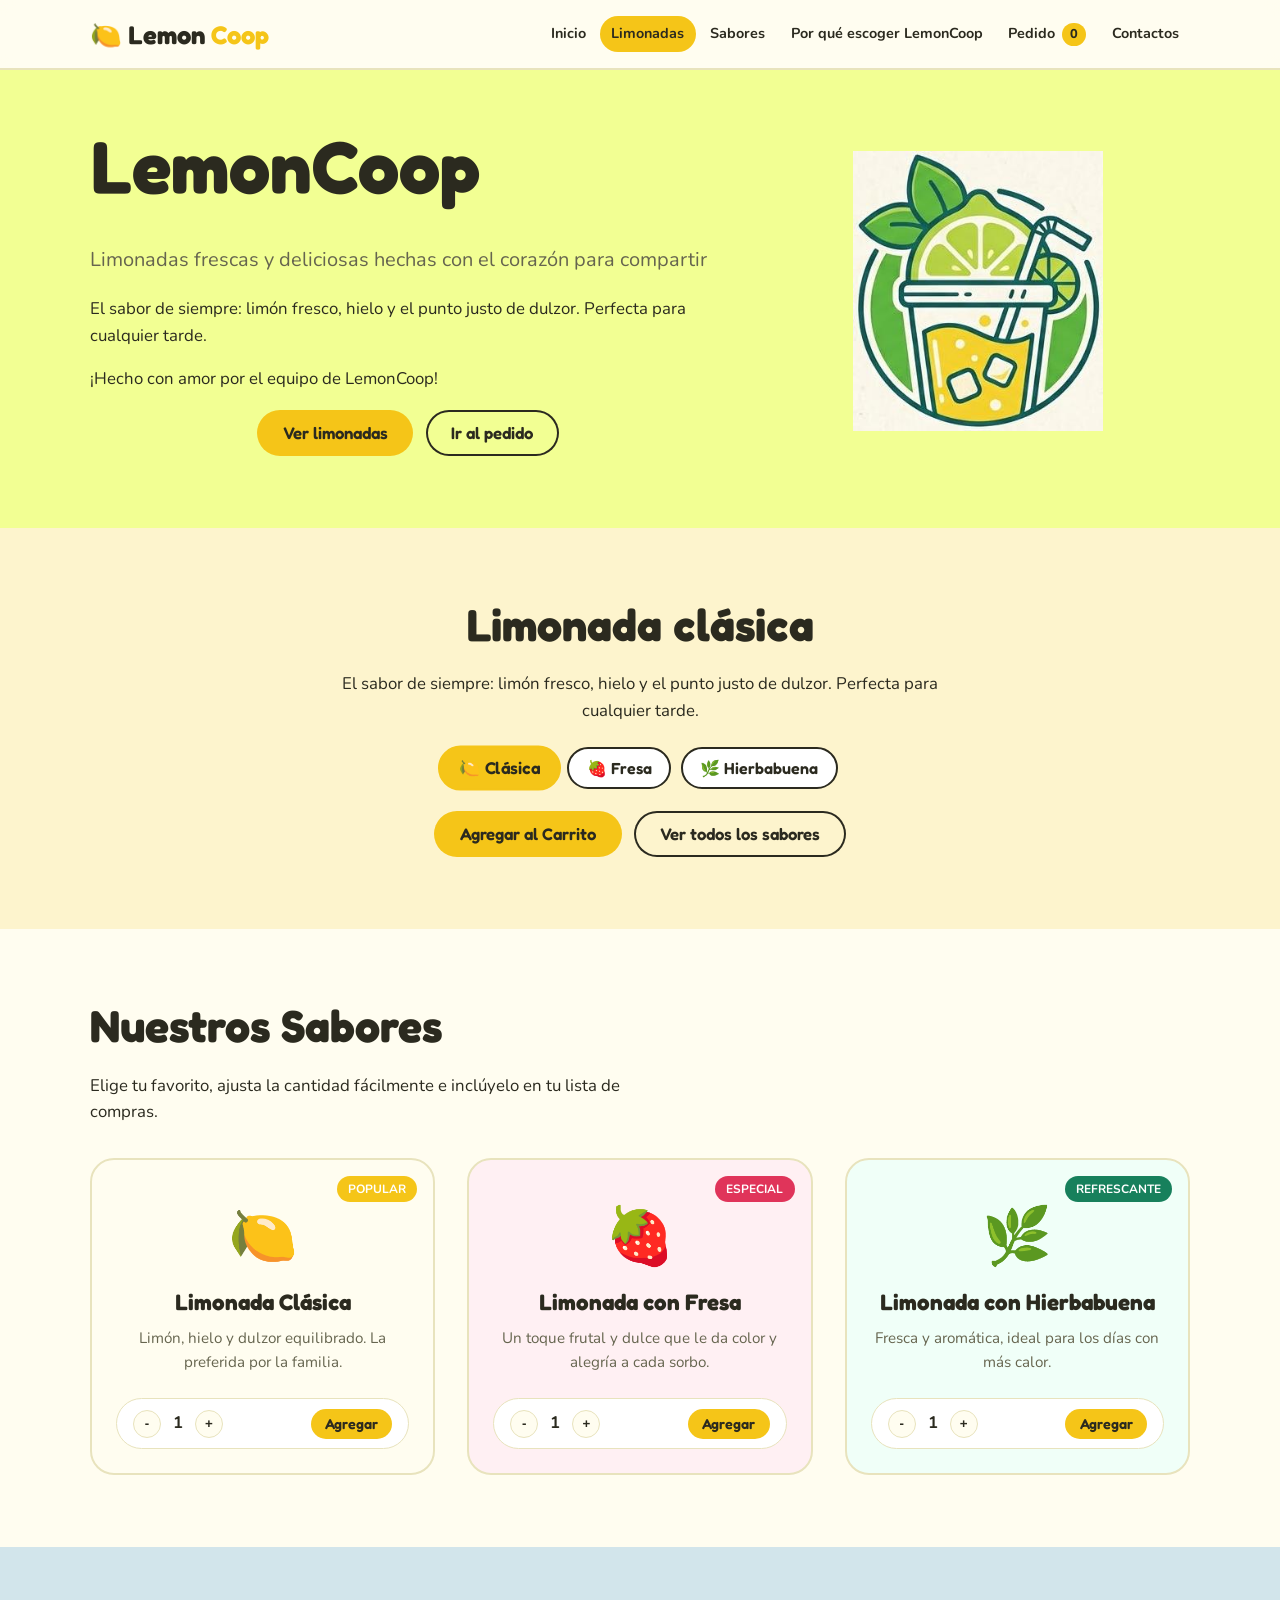
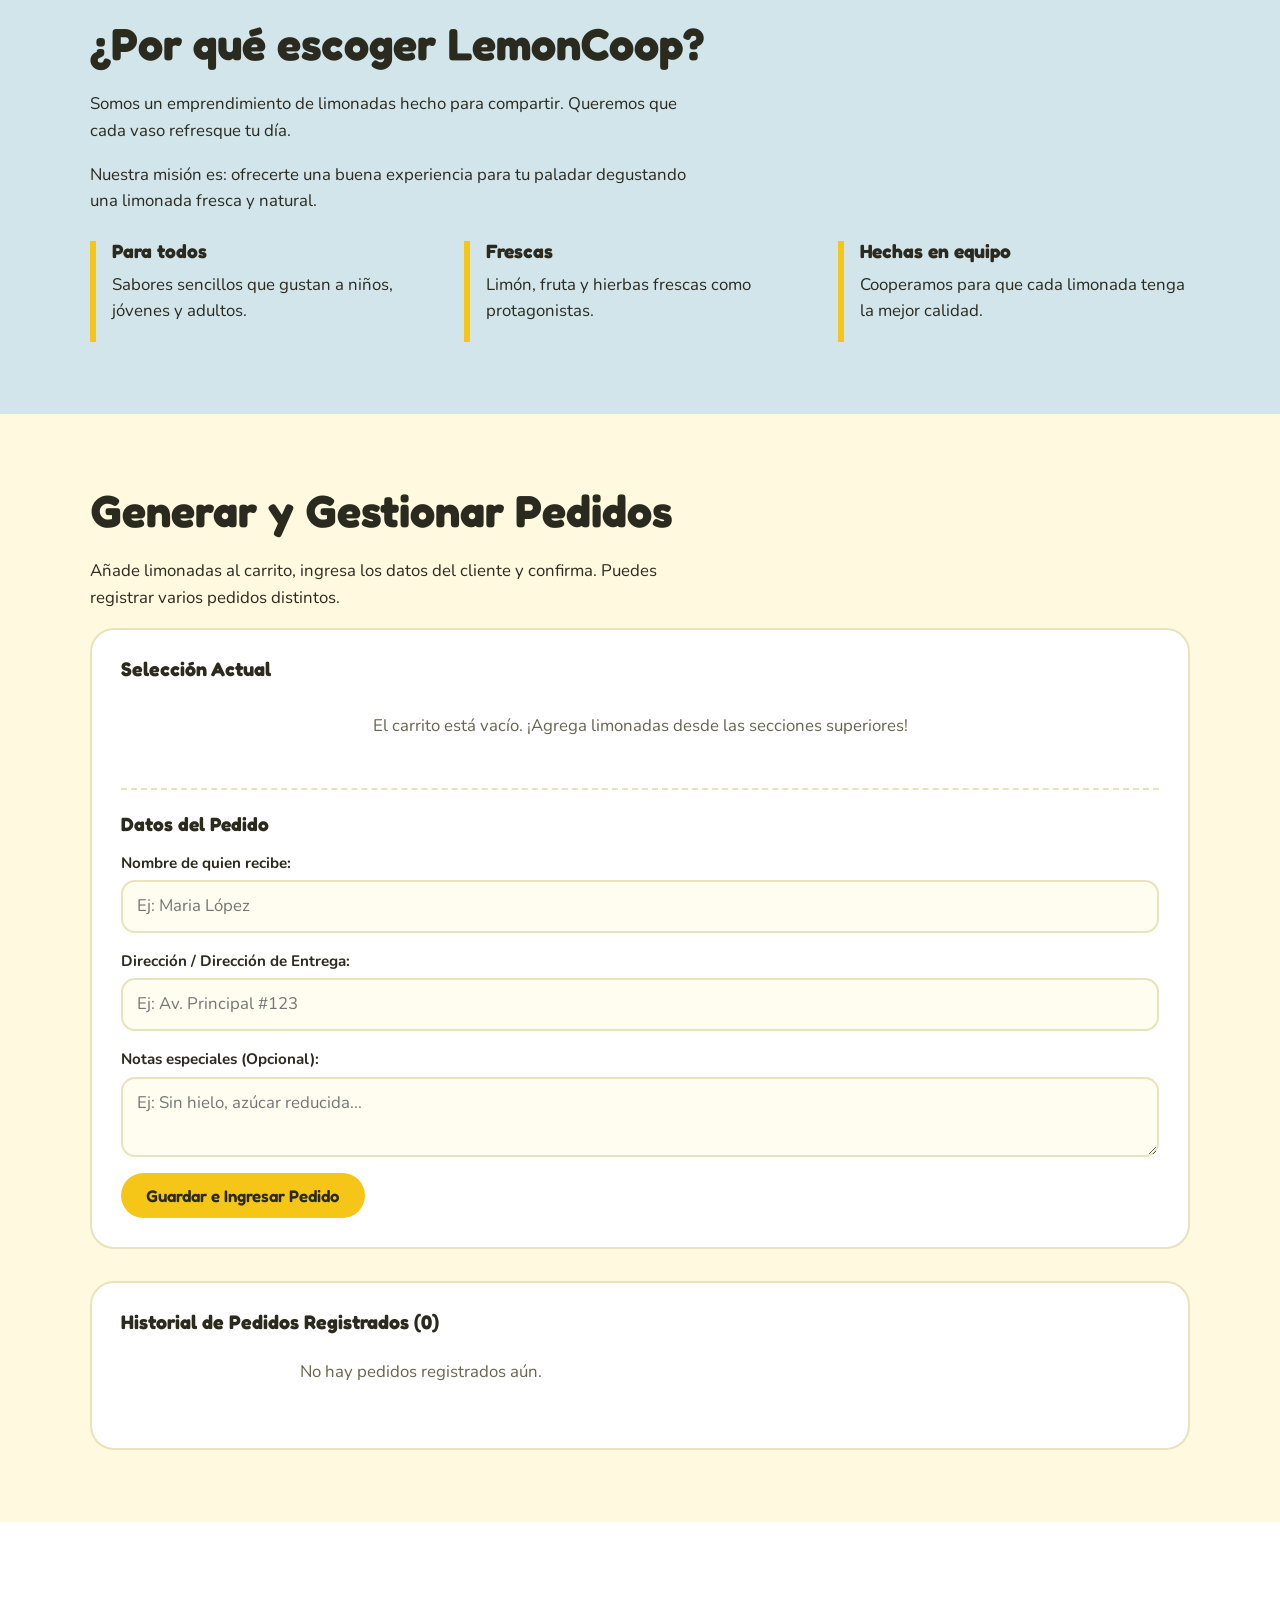
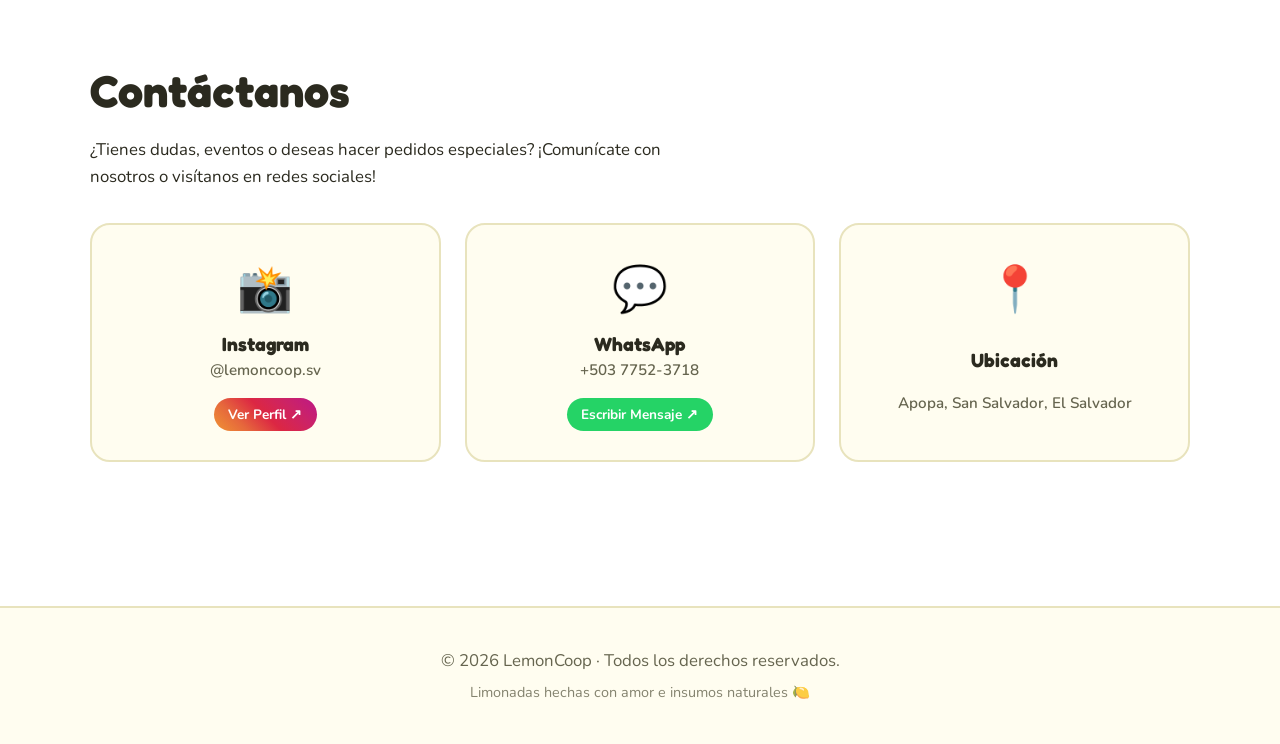
<file: index.html>
<!DOCTYPE html>
<html lang="es">

<head>
    <meta charset="UTF-8">
    <meta name="viewport" content="width=device-width, initial-scale=1, viewport-fit=cover">
    <title>LemonCoop | Limonadas</title>
    <link rel="preconnect" href="https://fonts.googleapis.com">
    <link
        href="https://fonts.googleapis.com/css2?family=Fredoka:wght@400;500;600;700&family=Nunito:wght@400;600;700&display=swap"
        rel="stylesheet">
    <link rel="stylesheet" href="diseño.css">
</head>

<body data-sabor="clasica">

    <header>
        <nav class="wrap" aria-label="Principal">
            <a class="logo" href="#inicio">🍋 Lemon<span>Coop</span></a>
            <button class="burger" id="burger" aria-label="Abrir menú" aria-expanded="false">☰</button>
            <ul class="links" id="links">
                <li><a href="#inicio">Inicio</a></li>
                <li><a href="#limonadas">Limonadas</a></li>
                <li><a href="#sabores">Sabores</a></li>
                <li><a href="#por-que-lemoncoop">Por qué escoger LemonCoop</a></li>
                <li><a href="#pedido">Pedido <span class="cart-badge" id="cartCount">0</span></a></li>
                <li><a href="#contactos">Contactos</a></li>
            </ul>
        </nav>
    </header>

    <main>
        <section id="inicio">
            <div class="wrap hero-container">
                <div class="hero-info">
                    <h1>LemonCoop</h1>
                    <p class="subtitle">Limonadas frescas y deliciosas hechas con el corazón para compartir</p>
                    <p>El sabor de siempre: limón fresco, hielo y el punto justo de dulzor. Perfecta para cualquier
                        tarde.</p>
                    <p>¡Hecho con amor por el equipo de LemonCoop!</p>
                    <div class="cta">
                        <a class="btn" href="#limonadas">Ver limonadas</a>
                        <a class="btn alt" href="#pedido">Ir al pedido</a>
                    </div>
                </div>
                <div class="hero-image">
                    <img src="Logo.jpeg" alt="Logo LemonCoop" class="logo-img">
                </div>
            </div>
        </section>

        <!-- 2. LIMONADAS -->
        <section id="limonadas">
            <div class="wrap hero-simple">
                <h2 id="titulo">Limonada clásica</h2>
                <p id="desc">El sabor de siempre: limón fresco, hielo y el punto justo de dulzor. Perfecta para
                    cualquier tarde.</p>
                <div class="picker" role="radiogroup" aria-label="Elige tu sabor">
                    <button class="chip" role="radio" aria-checked="true" data-s="clasica">🍋 Clásica</button>
                    <button class="chip" role="radio" aria-checked="false" data-s="fresa">🍓 Fresa</button>
                    <button class="chip" role="radio" aria-checked="false" data-s="hierbabuena">🌿 Hierbabuena</button>
                </div>
                <div class="cta">
                    <button class="btn" id="addHeroBtn">Agregar al Carrito</button>
                    <a class="btn alt" href="#sabores">Ver todos los sabores</a>
                </div>
            </div>
        </section>

        <section id="sabores">
            <div class="wrap">
                <h2>Nuestros Sabores</h2>
                <p>Elige tu favorito, ajusta la cantidad fácilmente e inclúyelo en tu lista de compras.</p>
                <div class="grid">

                    <!-- Tarjeta Clásica -->
                    <article class="card-sabor" style="--accent-card: #f5c518; --bg-card: #fffdf0;">
                        <div class="badge">Popular</div>
                        <div class="card-icon">🍋</div>
                        <h3>Limonada Clásica</h3>
                        <p>Limón, hielo y dulzor equilibrado. La preferida por la familia.</p>
                        <div class="card-footer">
                            <div class="qty-picker">
                                <button class="qty-btn" onclick="adjustQty('clasica', -1)">-</button>
                                <span class="qty-val" id="qty-clasica">1</span>
                                <button class="qty-btn" onclick="adjustQty('clasica', 1)">+</button>
                            </div>
                            <button class="btn sm btn-add-card" data-key="clasica">Agregar</button>
                        </div>
                    </article>

                    <!-- Tarjeta Fresa -->
                    <article class="card-sabor" style="--accent-card: #e0345a; --bg-card: #fff0f3;">
                        <div class="badge">Especial</div>
                        <div class="card-icon">🍓</div>
                        <h3>Limonada con Fresa</h3>
                        <p>Un toque frutal y dulce que le da color y alegría a cada sorbo.</p>
                        <div class="card-footer">
                            <div class="qty-picker">
                                <button class="qty-btn" onclick="adjustQty('fresa', -1)">-</button>
                                <span class="qty-val" id="qty-fresa">1</span>
                                <button class="qty-btn" onclick="adjustQty('fresa', 1)">+</button>
                            </div>
                            <button class="btn sm btn-add-card" data-key="fresa">Agregar</button>
                        </div>
                    </article>

                    <!-- Tarjeta Hierbabuena -->
                    <article class="card-sabor" style="--accent-card: #17805c; --bg-card: #f0fff8;">
                        <div class="badge">Refrescante</div>
                        <div class="card-icon">🌿</div>
                        <h3>Limonada con Hierbabuena</h3>
                        <p>Fresca y aromática, ideal para los días con más calor.</p>
                        <div class="card-footer">
                            <div class="qty-picker">
                                <button class="qty-btn" onclick="adjustQty('hierbabuena', -1)">-</button>
                                <span class="qty-val" id="qty-hierbabuena">1</span>
                                <button class="qty-btn" onclick="adjustQty('hierbabuena', 1)">+</button>
                            </div>
                            <button class="btn sm btn-add-card" data-key="hierbabuena">Agregar</button>
                        </div>
                    </article>

                </div>
            </div>
        </section>

        <!-- 4. POR QUÉ ESCOGER LEMONCOOP -->
        <section id="por-que-lemoncoop">
            <div class="wrap">
                <h2>¿Por qué escoger LemonCoop?</h2>
                <p>Somos un emprendimiento de limonadas hecho para compartir. Queremos que cada vaso refresque tu día.
                </p>
                <p>Nuestra misión es: ofrecerte una buena experiencia para tu paladar degustando una limonada fresca y
                    natural.</p>
                <div class="about">
                    <div>
                        <h3>Para todos</h3>
                        <p>Sabores sencillos que gustan a niños, jóvenes y adultos.</p>
                    </div>
                    <div>
                        <h3>Frescas</h3>
                        <p>Limón, fruta y hierbas frescas como protagonistas.</p>
                    </div>
                    <div>
                        <h3>Hechas en equipo</h3>
                        <p>Cooperamos para que cada limonada tenga la mejor calidad.</p>
                    </div>
                </div>
            </div>
        </section>

        <!-- 5. PEDIDO Y MÚLTIPLES ÓRDENES -->
        <section id="pedido">
            <div class="wrap">
                <h2>Generar y Gestionar Pedidos</h2>
                <p>Añade limonadas al carrito, ingresa los datos del cliente y confirma. Puedes registrar varios pedidos
                    distintos.</p>

                <!-- Carrito Temporal -->
                <div class="cart-box">
                    <h3>Selección Actual</h3>
                    <ul class="cart-items" id="cartList">
                        <li class="empty-cart">El carrito está vacío. ¡Agrega limonadas desde las secciones superiores!
                        </li>
                    </ul>

                    <!-- Formulario para Registrar Pedido -->
                    <form id="formPedido" class="order-form">
                        <h4>Datos del Pedido</h4>
                        <div class="form-group">
                            <label for="nombre">Nombre de quien recibe:</label>
                            <input type="text" id="nombre" placeholder="Ej: Maria López" required>
                        </div>
                        <div class="form-group">
                            <label for="direccion">Dirección / Dirección de Entrega:</label>
                            <input type="text" id="direccion" placeholder="Ej: Av. Principal #123" required>
                        </div>
                        <div class="form-group">
                            <label for="notas">Notas especiales (Opcional):</label>
                            <textarea id="notas" rows="2" placeholder="Ej: Sin hielo, azúcar reducida..."></textarea>
                        </div>
                        <button class="btn" type="submit">Guardar e Ingresar Pedido</button>
                    </form>
                </div>

                <!-- Historial de Pedidos Registrados -->
                <div class="orders-history">
                    <h3>Historial de Pedidos Registrados (<span id="ordersCount">0</span>)</h3>
                    <div id="ordersContainer">
                        <p class="empty-cart">No hay pedidos registrados aún.</p>
                    </div>
                </div>

            </div>
        </section>

        <!-- 6. CONTACTOS -->
        <section id="contactos">
            <!-- 6. CONTACTOS (CON INSTAGRAM INTEGRADO) -->
            <section id="contactos">
                <div class="wrap">
                    <h2>Contáctanos</h2>
                    <p>¿Tienes dudas, eventos o deseas hacer pedidos especiales? ¡Comunícate con nosotros o visítanos en
                        redes sociales!</p>

                    <div class="contact-grid">
                        <!-- Instagram -->
                        <a href="https://instagram.com/lemoncoop.sv" target="_blank" rel="noopener noreferrer"
                            class="contact-card instagram-card">
                            <div class="contact-icon">📸</div>
                            <h3>Instagram</h3>
                            <p>@lemoncoop.sv</p>
                            <span class="contact-action">Ver Perfil ↗</span>
                        </a>

                        <!-- WhatsApp / Teléfono -->
                        <a href="https://wa.me/50377523718" target="_blank" rel="noopener noreferrer"
                            class="contact-card whatsapp-card">
                            <div class="contact-icon">💬</div>
                            <h3>WhatsApp</h3>
                            <p>+503 7752-3718</p>
                            <span class="contact-action">Escribir Mensaje ↗</span>
                        </a>

                        <!-- Ubicación -->
                        <div class="contact-card">
                            <div class="contact-icon">📍</div>
                            <h3>Ubicación</h3>
                            <p>Apopa, San Salvador, El Salvador</p>
                        </div>
                    </div>
                </div>
            </section>
    </main>

    <!-- 7. DERECHOS DE AUTOR -->
    <footer id="derechos">
        <div class="wrap">
            <p>© <span id="year"></span> LemonCoop · Todos los derechos reservados.</p>
            <p class="copyright-sub">Limonadas hechas con amor e insumos naturales 🍋</p>
        </div>
    </footer>

    <script src="script.js"></script>
    </body>
</html>
</file>
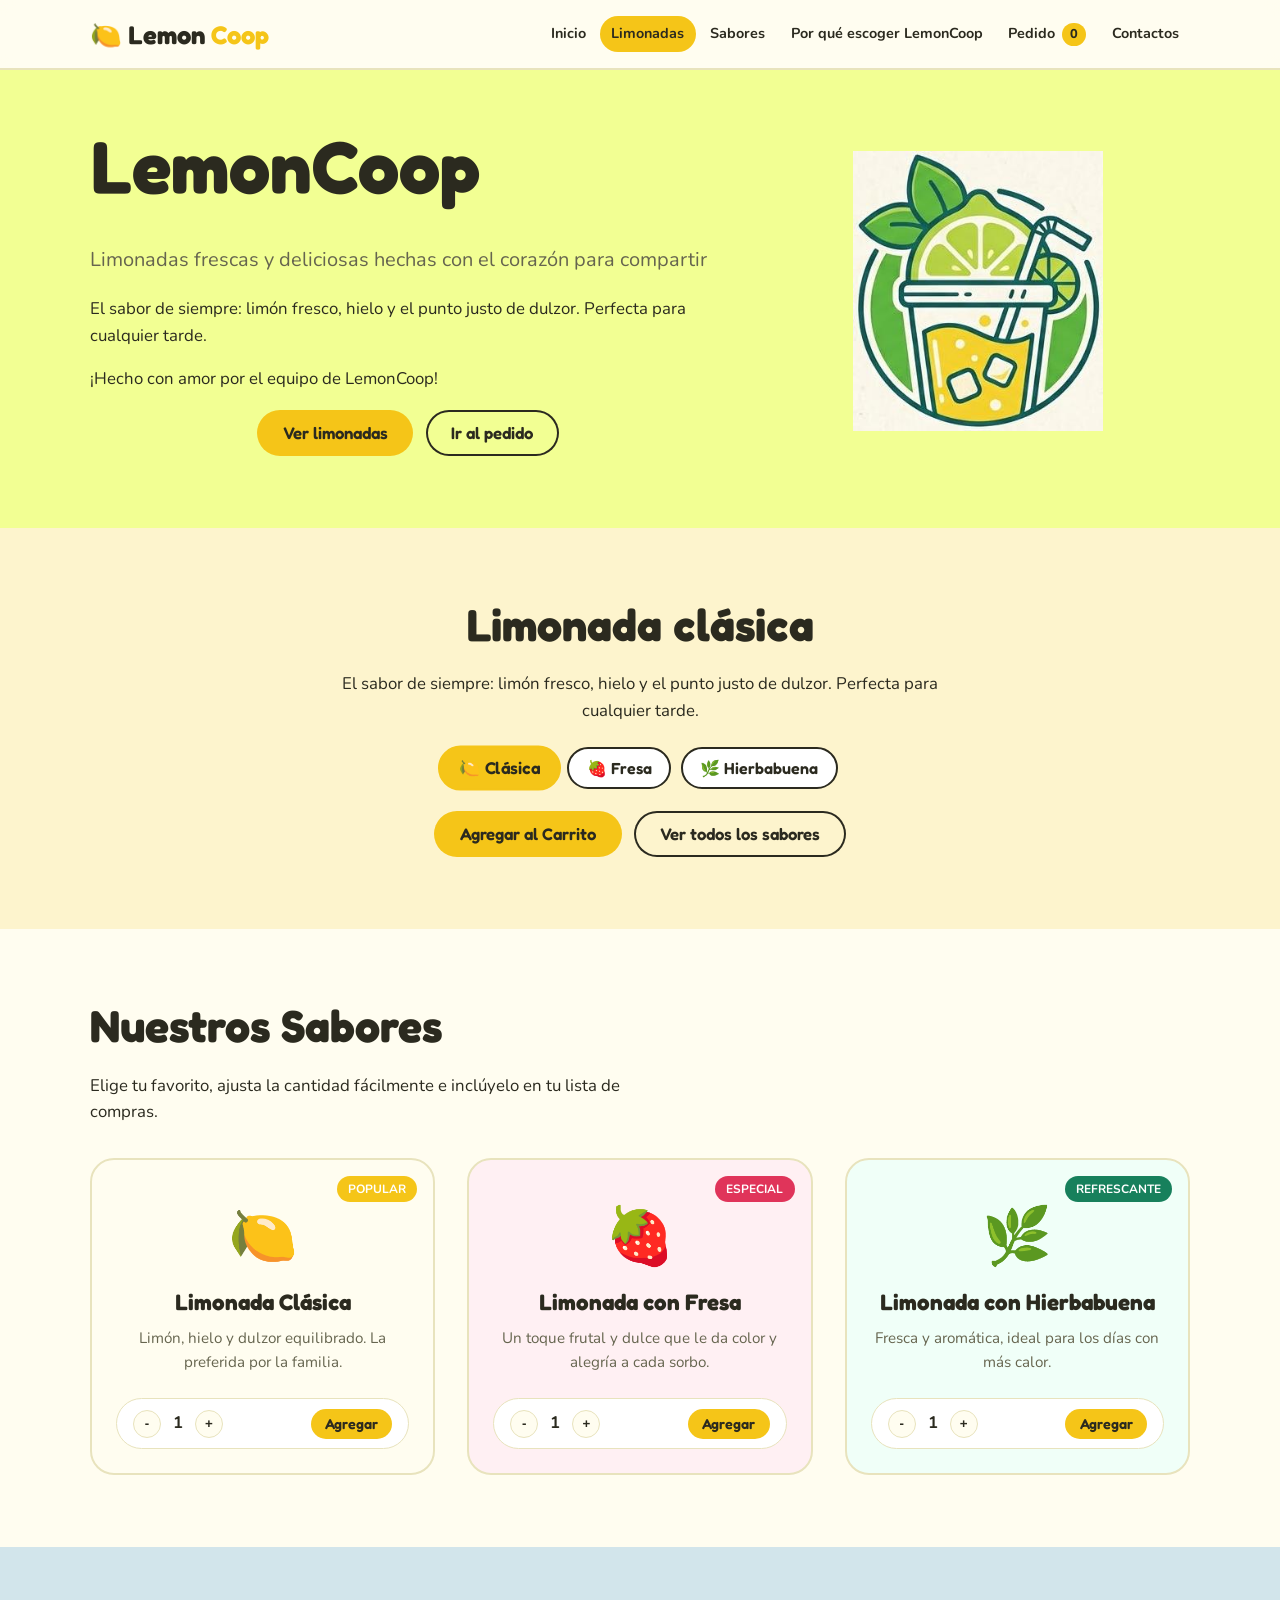
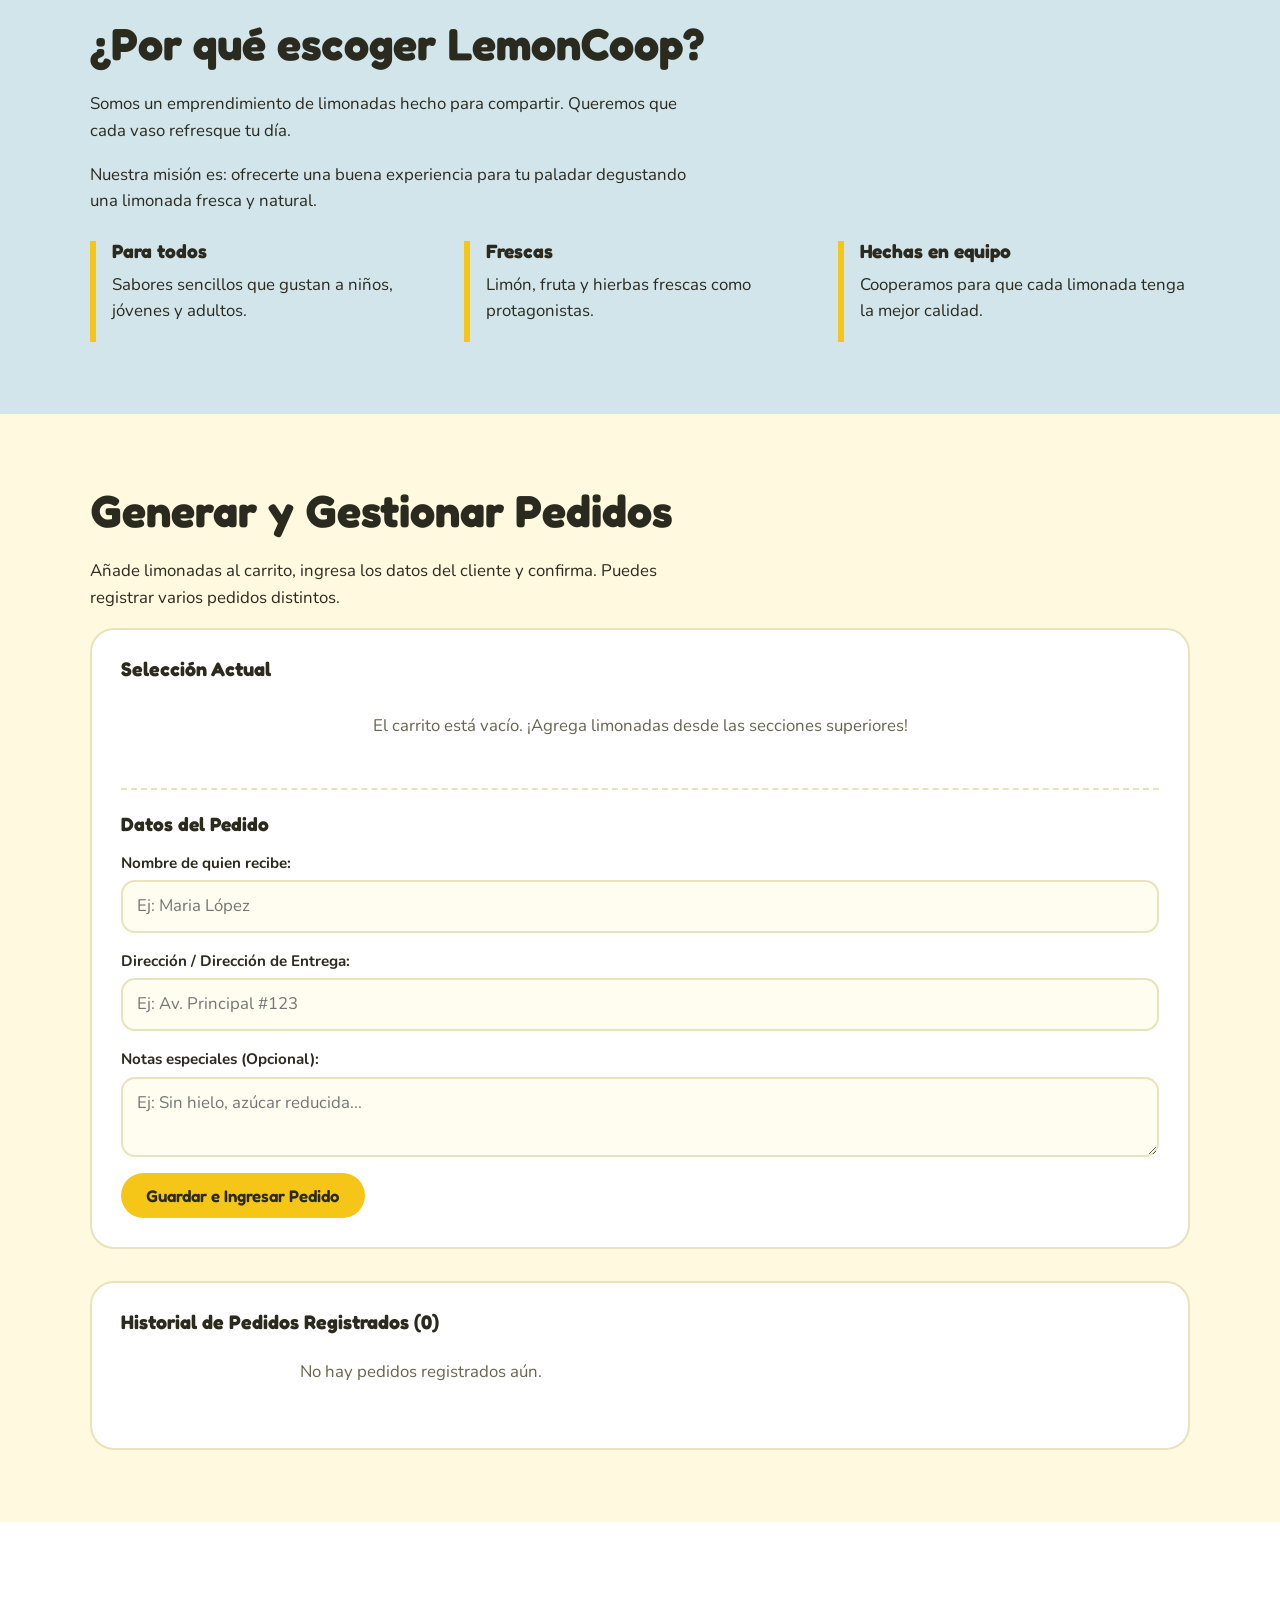
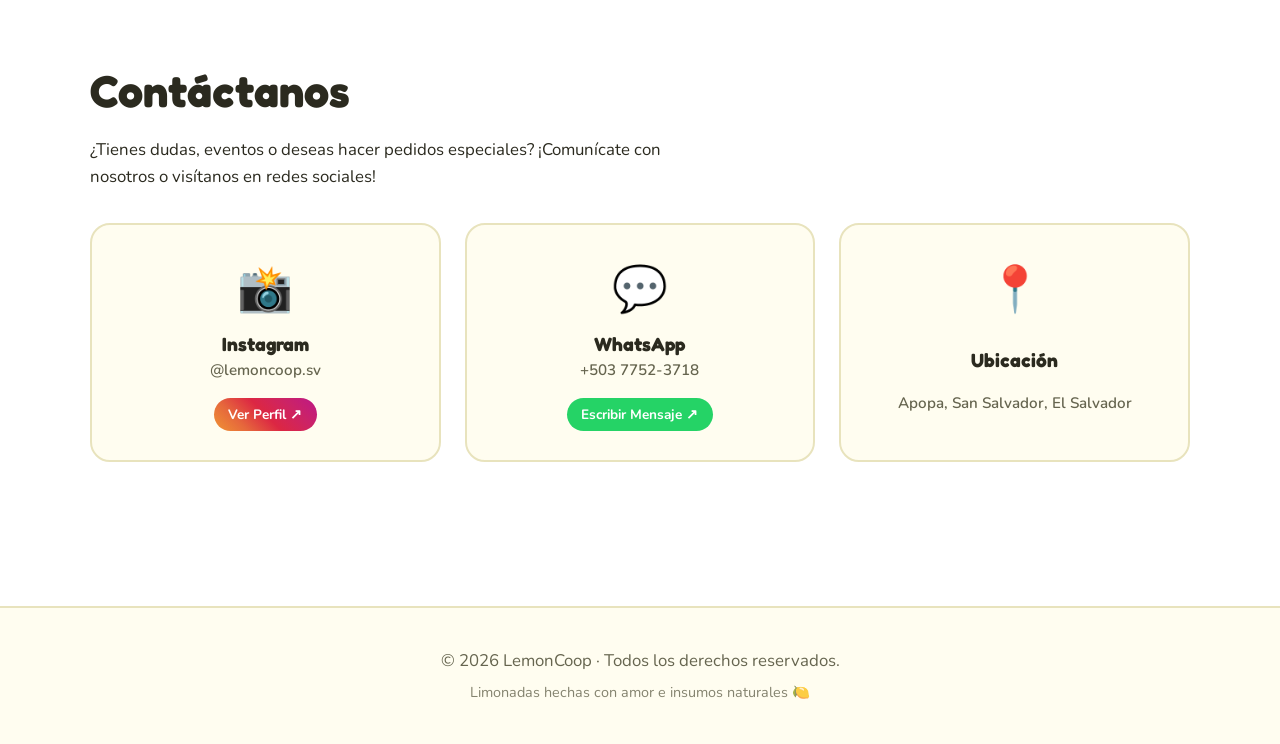
<file: LemonCoop.html>
<!DOCTYPE html>
<html lang="es">

<head>
    <meta charset="UTF-8">
    <meta name="viewport" content="width=device-width, initial-scale=1, viewport-fit=cover">
    <title>LemonCoop | Limonadas</title>
    <link rel="preconnect" href="https://fonts.googleapis.com">
    <link
        href="https://fonts.googleapis.com/css2?family=Fredoka:wght@400;500;600;700&family=Nunito:wght@400;600;700&display=swap"
        rel="stylesheet">
    <link rel="stylesheet" href="diseño.css">
</head>

<body data-sabor="clasica">

    <header>
        <nav class="wrap" aria-label="Principal">
            <a class="logo" href="#inicio">🍋 Lemon<span>Coop</span></a>
            <button class="burger" id="burger" aria-label="Abrir menú" aria-expanded="false">☰</button>
            <ul class="links" id="links">
                <li><a href="#inicio">Inicio</a></li>
                <li><a href="#limonadas">Limonadas</a></li>
                <li><a href="#sabores">Sabores</a></li>
                <li><a href="#por-que-lemoncoop">Por qué escoger LemonCoop</a></li>
                <li><a href="#pedido">Pedido <span class="cart-badge" id="cartCount">0</span></a></li>
                <li><a href="#contactos">Contactos</a></li>
            </ul>
        </nav>
    </header>

    <main>
        <section id="inicio">
            <div class="wrap hero-container">
                <div class="hero-info">
                    <h1>LemonCoop</h1>
                    <p class="subtitle">Limonadas frescas y deliciosas hechas con el corazón para compartir</p>
                    <p>El sabor de siempre: limón fresco, hielo y el punto justo de dulzor. Perfecta para cualquier
                        tarde.</p>
                    <p>¡Hecho con amor por el equipo de LemonCoop!</p>
                    <div class="cta">
                        <a class="btn" href="#limonadas">Ver limonadas</a>
                        <a class="btn alt" href="#pedido">Ir al pedido</a>
                    </div>
                </div>
                <div class="hero-image">
                    <img src="Logo.jpeg" alt="Logo LemonCoop" class="logo-img">
                </div>
            </div>
        </section>

        <!-- 2. LIMONADAS -->
        <section id="limonadas">
            <div class="wrap hero-simple">
                <h2 id="titulo">Limonada clásica</h2>
                <p id="desc">El sabor de siempre: limón fresco, hielo y el punto justo de dulzor. Perfecta para
                    cualquier tarde.</p>
                <div class="picker" role="radiogroup" aria-label="Elige tu sabor">
                    <button class="chip" role="radio" aria-checked="true" data-s="clasica">🍋 Clásica</button>
                    <button class="chip" role="radio" aria-checked="false" data-s="fresa">🍓 Fresa</button>
                    <button class="chip" role="radio" aria-checked="false" data-s="hierbabuena">🌿 Hierbabuena</button>
                </div>
                <div class="cta">
                    <button class="btn" id="addHeroBtn">Agregar al Carrito</button>
                    <a class="btn alt" href="#sabores">Ver todos los sabores</a>
                </div>
            </div>
        </section>

        <section id="sabores">
            <div class="wrap">
                <h2>Nuestros Sabores</h2>
                <p>Elige tu favorito, ajusta la cantidad fácilmente e inclúyelo en tu lista de compras.</p>
                <div class="grid">

                    <!-- Tarjeta Clásica -->
                    <article class="card-sabor" style="--accent-card: #f5c518; --bg-card: #fffdf0;">
                        <div class="badge">Popular</div>
                        <div class="card-icon">🍋</div>
                        <h3>Limonada Clásica</h3>
                        <p>Limón, hielo y dulzor equilibrado. La preferida por la familia.</p>
                        <div class="card-footer">
                            <div class="qty-picker">
                                <button class="qty-btn" onclick="adjustQty('clasica', -1)">-</button>
                                <span class="qty-val" id="qty-clasica">1</span>
                                <button class="qty-btn" onclick="adjustQty('clasica', 1)">+</button>
                            </div>
                            <button class="btn sm btn-add-card" data-key="clasica">Agregar</button>
                        </div>
                    </article>

                    <!-- Tarjeta Fresa -->
                    <article class="card-sabor" style="--accent-card: #e0345a; --bg-card: #fff0f3;">
                        <div class="badge">Especial</div>
                        <div class="card-icon">🍓</div>
                        <h3>Limonada con Fresa</h3>
                        <p>Un toque frutal y dulce que le da color y alegría a cada sorbo.</p>
                        <div class="card-footer">
                            <div class="qty-picker">
                                <button class="qty-btn" onclick="adjustQty('fresa', -1)">-</button>
                                <span class="qty-val" id="qty-fresa">1</span>
                                <button class="qty-btn" onclick="adjustQty('fresa', 1)">+</button>
                            </div>
                            <button class="btn sm btn-add-card" data-key="fresa">Agregar</button>
                        </div>
                    </article>

                    <!-- Tarjeta Hierbabuena -->
                    <article class="card-sabor" style="--accent-card: #17805c; --bg-card: #f0fff8;">
                        <div class="badge">Refrescante</div>
                        <div class="card-icon">🌿</div>
                        <h3>Limonada con Hierbabuena</h3>
                        <p>Fresca y aromática, ideal para los días con más calor.</p>
                        <div class="card-footer">
                            <div class="qty-picker">
                                <button class="qty-btn" onclick="adjustQty('hierbabuena', -1)">-</button>
                                <span class="qty-val" id="qty-hierbabuena">1</span>
                                <button class="qty-btn" onclick="adjustQty('hierbabuena', 1)">+</button>
                            </div>
                            <button class="btn sm btn-add-card" data-key="hierbabuena">Agregar</button>
                        </div>
                    </article>

                </div>
            </div>
        </section>

        <!-- 4. POR QUÉ ESCOGER LEMONCOOP -->
        <section id="por-que-lemoncoop">
            <div class="wrap">
                <h2>¿Por qué escoger LemonCoop?</h2>
                <p>Somos un emprendimiento de limonadas hecho para compartir. Queremos que cada vaso refresque tu día.
                </p>
                <p>Nuestra misión es: ofrecerte una buena experiencia para tu paladar degustando una limonada fresca y
                    natural.</p>
                <div class="about">
                    <div>
                        <h3>Para todos</h3>
                        <p>Sabores sencillos que gustan a niños, jóvenes y adultos.</p>
                    </div>
                    <div>
                        <h3>Frescas</h3>
                        <p>Limón, fruta y hierbas frescas como protagonistas.</p>
                    </div>
                    <div>
                        <h3>Hechas en equipo</h3>
                        <p>Cooperamos para que cada limonada tenga la mejor calidad.</p>
                    </div>
                </div>
            </div>
        </section>

        <!-- 5. PEDIDO Y MÚLTIPLES ÓRDENES -->
        <section id="pedido">
            <div class="wrap">
                <h2>Generar y Gestionar Pedidos</h2>
                <p>Añade limonadas al carrito, ingresa los datos del cliente y confirma. Puedes registrar varios pedidos
                    distintos.</p>

                <!-- Carrito Temporal -->
                <div class="cart-box">
                    <h3>Selección Actual</h3>
                    <ul class="cart-items" id="cartList">
                        <li class="empty-cart">El carrito está vacío. ¡Agrega limonadas desde las secciones superiores!
                        </li>
                    </ul>

                    <!-- Formulario para Registrar Pedido -->
                    <form id="formPedido" class="order-form">
                        <h4>Datos del Pedido</h4>
                        <div class="form-group">
                            <label for="nombre">Nombre de quien recibe:</label>
                            <input type="text" id="nombre" placeholder="Ej: Maria López" required>
                        </div>
                        <div class="form-group">
                            <label for="direccion">Dirección / Dirección de Entrega:</label>
                            <input type="text" id="direccion" placeholder="Ej: Av. Principal #123" required>
                        </div>
                        <div class="form-group">
                            <label for="notas">Notas especiales (Opcional):</label>
                            <textarea id="notas" rows="2" placeholder="Ej: Sin hielo, azúcar reducida..."></textarea>
                        </div>
                        <button class="btn" type="submit">Guardar e Ingresar Pedido</button>
                    </form>
                </div>

                <!-- Historial de Pedidos Registrados -->
                <div class="orders-history">
                    <h3>Historial de Pedidos Registrados (<span id="ordersCount">0</span>)</h3>
                    <div id="ordersContainer">
                        <p class="empty-cart">No hay pedidos registrados aún.</p>
                    </div>
                </div>

            </div>
        </section>

        <!-- 6. CONTACTOS -->
        <section id="contactos">
            <!-- 6. CONTACTOS (CON INSTAGRAM INTEGRADO) -->
            <section id="contactos">
                <div class="wrap">
                    <h2>Contáctanos</h2>
                    <p>¿Tienes dudas, eventos o deseas hacer pedidos especiales? ¡Comunícate con nosotros o visítanos en
                        redes sociales!</p>

                    <div class="contact-grid">
                        <!-- Instagram -->
                        <a href="https://instagram.com/lemoncoop.sv" target="_blank" rel="noopener noreferrer"
                            class="contact-card instagram-card">
                            <div class="contact-icon">📸</div>
                            <h3>Instagram</h3>
                            <p>@lemoncoop.sv</p>
                            <span class="contact-action">Ver Perfil ↗</span>
                        </a>

                        <!-- WhatsApp / Teléfono -->
                        <a href="https://wa.me/50377523718" target="_blank" rel="noopener noreferrer"
                            class="contact-card whatsapp-card">
                            <div class="contact-icon">💬</div>
                            <h3>WhatsApp</h3>
                            <p>+503 7752-3718</p>
                            <span class="contact-action">Escribir Mensaje ↗</span>
                        </a>

                        <!-- Ubicación -->
                        <div class="contact-card">
                            <div class="contact-icon">📍</div>
                            <h3>Ubicación</h3>
                            <p>Apopa, San Salvador, El Salvador</p>
                        </div>
                    </div>
                </div>
            </section>
    </main>

    <!-- 7. DERECHOS DE AUTOR -->
    <footer id="derechos">
        <div class="wrap">
            <p>© <span id="year"></span> LemonCoop · Todos los derechos reservados.</p>
            <p class="copyright-sub">Limonadas hechas con amor e insumos naturales 🍋</p>
        </div>
    </footer>

    <script src="script.js"></script>
</body>

</html>
</file>
<file: diseño.css>
:root {
    --ink: #2b2a1f;
    --paper: #fffdf0;
    --card: #ffffff;
    --muted: #66654f;
    --line: #e8e3bd;
    --accent: #f5c518;
    --on-accent: #2b2a1f;
    --liquid: #ffe55c;
    --font-h: 'Fredoka', 'Trebuchet MS', sans-serif;
    --font-b: 'Nunito', 'Segoe UI', sans-serif;
    box-sizing: border-box;
    padding-top: env(safe-area-inset-top, 0px);
    padding-bottom: env(safe-area-inset-bottom, 0px);
}

@media (prefers-color-scheme:dark) {
    :root:not([data-theme="light"]) {
        --ink: #fff7c9;
        --paper: #1b1a10;
        --card: #26251a;
        --muted: #c9c59a;
        --line: #3a3922
    }
}

:root[data-theme="dark"] {
    --ink: #fff7c9;
    --paper: #1b1a10;
    --card: #26251a;
    --muted: #c9c59a;
    --line: #3a3922
}

body[data-sabor="fresa"] {
    --accent: #e0345a;
    --on-accent: #fff;
    --liquid: #ff8199
}

body[data-sabor="hierbabuena"] {
    --accent: #17805c;
    --on-accent: #fff;
    --liquid: #8fe3c2
}

*,
*::before,
*::after {
    box-sizing: inherit
}

html {
    scroll-behavior: smooth;
    scroll-padding-top: calc(76px + env(safe-area-inset-top, 0px))
}

body {
    margin: 0;
    font-family: var(--font-b);
    font-size: 1.05rem;
    line-height: 1.6;
    color: var(--ink);
    background: var(--paper);
    transition: background .4s
}

h1,
h2,
h3,
h4 {
    font-family: var(--font-h);
    line-height: 1.1;
    margin: 0 0 .5em
}

h1 {
    font-size: clamp(2.6rem, 8vw, 4.6rem);
    font-weight: 700
}

h2 {
    font-size: clamp(1.9rem, 5vw, 2.8rem)
}

p {
    margin: 0 0 1em;
    max-width: 60ch
}

a {
    color: inherit
}

:focus-visible {
    outline: 3px solid var(--accent);
    outline-offset: 3px
}

.wrap {
    width: min(1100px, 100% - 2rem);
    margin-inline: auto
}

section {
    padding: 4.5rem 0
}

.btn {
    display: inline-block;
    border: 0;
    cursor: pointer;
    font: 600 1.05rem var(--font-h);
    padding: .8rem 1.6rem;
    border-radius: 999px;
    background: var(--accent);
    color: var(--on-accent);
    text-decoration: none;
    transition: transform .15s, background .3s
}

.btn:hover {
    transform: translateY(-2px) rotate(-1deg)
}

.btn.alt {
    background: transparent;
    color: var(--ink);
    box-shadow: inset 0 0 0 2px var(--ink)
}

.btn.sm {
    padding: .4rem .9rem;
    font-size: .9rem
}

.btn.danger {
    background: #e0345a;
    color: #fff
}

header {
    position: sticky;
    top: 0;
    z-index: 20;
    background: color-mix(in srgb, var(--paper) 88%, transparent);
    backdrop-filter: blur(8px);
    border-bottom: 2px solid var(--line);
    padding-top: env(safe-area-inset-top, 0px)
}

nav {
    display: flex;
    align-items: center;
    justify-content: space-between;
    height: 68px
}

.logo {
    font: 700 1.6rem var(--font-h);
    text-decoration: none;
    display: flex;
    align-items: center;
    gap: .4rem
}

.logo span {
    color: var(--accent);
    transition: color .3s
}

.links {
    display: flex;
    gap: .2rem;
    list-style: none;
    margin: 0;
    padding: 0;
    align-items: center
}

.links a {
    display: block;
    padding: .4rem .7rem;
    border-radius: 999px;
    text-decoration: none;
    font-weight: 700;
    font-size: .9rem;
    white-space: nowrap
}

.links a:hover,
.links a.on {
    background: var(--accent);
    color: var(--on-accent)
}

.cart-badge {
    background: var(--accent);
    color: var(--on-accent);
    border-radius: 999px;
    padding: .15rem .5rem;
    font-size: .8rem;
    margin-left: .2rem;
    font-weight: 800
}

.burger {
    display: none;
    background: none;
    border: 2px solid var(--ink);
    border-radius: 12px;
    width: 44px;
    height: 44px;
    font-size: 1.4rem;
    color: var(--ink);
    cursor: pointer
}

@media (max-width:980px) {
    .burger {
        display: block
    }

    .links {
        position: absolute;
        left: 0;
        right: 0;
        top: 100%;
        flex-direction: column;
        background: var(--paper);
        padding: .8rem 1rem 1rem;
        border-bottom: 2px solid var(--line);
        display: none
    }

    .links.open {
        display: flex
    }

    .links a {
        width: 100%;
        text-align: center
    }
}


#inicio {
    background: #f2ff93;
    padding-top: 3.5rem
}

.hero-container {
    display: grid;
    grid-template-columns: 1.2fr 0.8fr;
    gap: 2.5rem;
    align-items: center
}

.hero-info .subtitle {
    font-size: 1.25rem;
    color: var(--muted)
}

.hero-image {
    display: flex;
    justify-content: center
}

.logo-img {
    max-width: 100%;
    max-height: 280px;
    object-fit: contain
}

@media (max-width:820px) {
    .hero-container {
        grid-template-columns: 1fr;
        text-align: center
    }

    .hero-image {
        order: -1
    }

    .hero-info .subtitle {
        margin-inline: auto
    }

    .cta {
        justify-content: center
    }
}


#limonadas {
    background: color-mix(in srgb, var(--accent) 16%, var(--paper));
    transition: background .4s
}

.hero-simple {
    max-width: 800px;
    margin: 0 auto;
    text-align: center
}

.hero-simple p {
    margin-inline: auto
}

.picker {
    display: flex;
    gap: .6rem;
    flex-wrap: wrap;
    margin: 1.4rem 0;
    justify-content: center
}

.chip {
    font: 600 1rem var(--font-h);
    border: 2px solid var(--ink);
    background: var(--card);
    color: var(--ink);
    border-radius: 999px;
    padding: .55rem 1.1rem;
    cursor: pointer;
    transition: all .2s
}

.chip[aria-checked="true"] {
    background: var(--accent);
    color: var(--on-accent);
    border-color: var(--accent);
    transform: scale(1.07)
}

.cta {
    display: flex;
    gap: .8rem;
    flex-wrap: wrap;
    justify-content: center
}

.grid {
    display: grid;
    grid-template-columns: repeat(auto-fit, minmax(280px, 1fr));
    gap: 2rem;
    margin-top: 2rem
}

.card-sabor {
    background: var(--bg-card);
    border: 2px solid var(--line);
    border-radius: 24px;
    padding: 2rem 1.5rem 1.5rem;
    position: relative;
    display: flex;
    flex-direction: column;
    justify-content: space-between;
    transition: transform .3s, box-shadow .3s
}

.card-sabor:hover {
    transform: translateY(-6px);
    box-shadow: 0 12px 24px rgba(0, 0, 0, 0.06)
}

.card-sabor .badge {
    position: absolute;
    top: 1rem;
    right: 1rem;
    background: var(--accent-card);
    color: #fff;
    padding: .2rem .7rem;
    border-radius: 999px;
    font-size: .75rem;
    font-weight: 700;
    text-transform: uppercase
}

.card-sabor .card-icon {
    font-size: 3.5rem;
    margin-bottom: .5rem;
    text-align: center
}

.card-sabor h3 {
    text-align: center;
    font-size: 1.4rem;
    color: var(--ink)
}

.card-sabor p {
    font-size: .95rem;
    color: var(--muted);
    text-align: center;
    margin-bottom: 1.5rem
}

.card-sabor .card-footer {
    display: flex;
    align-items: center;
    justify-content: space-between;
    gap: 1rem;
    background: var(--card);
    padding: .6rem 1rem;
    border-radius: 999px;
    border: 1px solid var(--line)
}

.qty-picker {
    display: flex;
    align-items: center;
    gap: .5rem
}

.qty-btn {
    width: 28px;
    height: 28px;
    border-radius: 50%;
    border: 1px solid var(--line);
    background: var(--paper);
    color: var(--ink);
    font-weight: 700;
    cursor: pointer;
    display: grid;
    place-items: center
}

.qty-btn:hover {
    background: var(--accent);
    color: var(--on-accent)
}

.qty-val {
    font-weight: 700;
    min-width: 18px;
    text-align: center
}

/* 4. Por qué escoger LemonCoop */
#por-que-lemoncoop {
    background: #d2e5eb;
}

.about {
    display: grid;
    grid-template-columns: repeat(auto-fit, minmax(200px, 1fr));
    gap: 1.4rem;
    margin-top: 1.6rem
}

.about div {
    border-left: 6px solid var(--accent);
    padding-left: 1rem;
    transition: border-color .3s
}

.about h3 {
    font-size: 1.2rem
}

/* 5. Pedido y Carrito */
#pedido {
    background: color-mix(in srgb, var(--accent) 8%, var(--paper))
}

.cart-box {
    background: var(--card);
    border: 2px solid var(--line);
    border-radius: 24px;
    padding: 1.8rem;
    margin-bottom: 2rem
}

.cart-items {
    list-style: none;
    padding: 0;
    margin: 1rem 0
}

.cart-item {
    display: flex;
    justify-content: space-between;
    align-items: center;
    padding: .8rem 0;
    border-bottom: 1px solid var(--line)
}

.cart-item:last-child {
    border-bottom: none
}

.empty-cart {
    text-align: center;
    color: var(--muted);
    padding: 1rem 0
}

.order-form {
    margin-top: 2rem;
    padding-top: 1.5rem;
    border-top: 2px dashed var(--line)
}

.order-form h4 {
    font-size: 1.2rem;
    margin-bottom: 1rem
}

.form-group {
    display: grid;
    gap: .3rem;
    margin-bottom: 1rem
}

.form-group label {
    font-weight: 700;
    font-size: .95rem
}

input,
textarea {
    font: inherit;
    color: var(--ink);
    background: var(--paper);
    border: 2px solid var(--line);
    border-radius: 14px;
    padding: .7rem .9rem;
    width: 100%
}

input:focus,
textarea:focus {
    border-color: var(--accent);
    outline: none
}

/* Historial de Pedidos */
.orders-history {
    background: var(--card);
    border: 2px solid var(--line);
    border-radius: 24px;
    padding: 1.8rem
}

.order-card {
    background: var(--paper);
    border: 1px solid var(--line);
    border-radius: 16px;
    padding: 1.2rem;
    margin-bottom: 1rem;
    display: flex;
    flex-direction: column;
    gap: .5rem
}

.order-header {
    display: flex;
    justify-content: space-between;
    align-items: center;
    border-bottom: 1px solid var(--line);
    padding-bottom: .5rem
}

.order-title {
    font-weight: 700;
    font-size: 1.1rem;
    color: var(--ink)
}

.order-details {
    font-size: .95rem;
    color: var(--muted)
}

.order-items-list {
    list-style: circle;
    padding-left: 1.2rem;
    margin: .5rem 0
}

/* 6. Contactos */
/* Estilos para el apartado de Contactos */
#contactos {
    background: var(--card);
}

.contact-grid {
    display: grid;
    grid-template-columns: repeat(auto-fit, minmax(220px, 1fr));
    gap: 1.5rem;
    margin-top: 2rem;
}

.contact-card {
    background: var(--paper);
    border: 2px solid var(--line);
    border-radius: 20px;
    padding: 1.8rem 1.2rem;
    text-align: center;
    text-decoration: none;
    color: var(--ink);
    display: flex;
    flex-direction: column;
    align-items: center;
    justify-content: space-between;
    transition: transform 0.25s, border-color 0.25s, box-shadow 0.25s;
}

.contact-card:hover {
    transform: translateY(-5px);
    box-shadow: 0 10px 20px rgba(0, 0, 0, 0.05);
}

.contact-icon {
    font-size: 2.8rem;
    margin-bottom: 0.5rem;
}

.contact-card h3 {
    font-size: 1.2rem;
    margin-bottom: 0.2rem;
}

.contact-card p {
    margin: 0 0 1rem 0;
    color: var(--muted);
    font-weight: 600;
    font-size: 0.95rem;
}

.contact-action {
    font-size: 0.85rem;
    font-weight: 700;
    color: var(--on-accent);
    background: var(--accent);
    padding: 0.35rem 0.9rem;
    border-radius: 999px;
    transition: background 0.2s;
}

/* Tarjeta Destacada de Instagram */
.contact-card.instagram-card:hover {
    border-color: #e1306c;
}

.contact-card.instagram-card .contact-action {
    background: linear-gradient(45deg, #f09433 0%, #e6683c 25%, #dc2743 50%, #cc2366 75%, #bc1888 100%);
    color: #ffffff;
}

/* Tarjeta Destacada de WhatsApp */
.contact-card.whatsapp-card:hover {
    border-color: #25d366;
}

.contact-card.whatsapp-card .contact-action {
    background: #25d366;
    color: #ffffff;
}

/* 7. Derechos de Autor */
footer#derechos {
    text-align: center;
    padding: 2.5rem 1rem;
    border-top: 2px solid var(--line);
    color: var(--muted);
    background: var(--paper)
}

footer#derechos p {
    margin: 0 auto
}

.copyright-sub {
    font-size: .9rem;
    margin-top: .4rem !important;
    opacity: .8
}

@media (prefers-reduced-motion:reduce) {
    * {
        animation: none !important;
        transition: none !important
    }

    html {
        scroll-behavior: auto
    }
}
</file>
